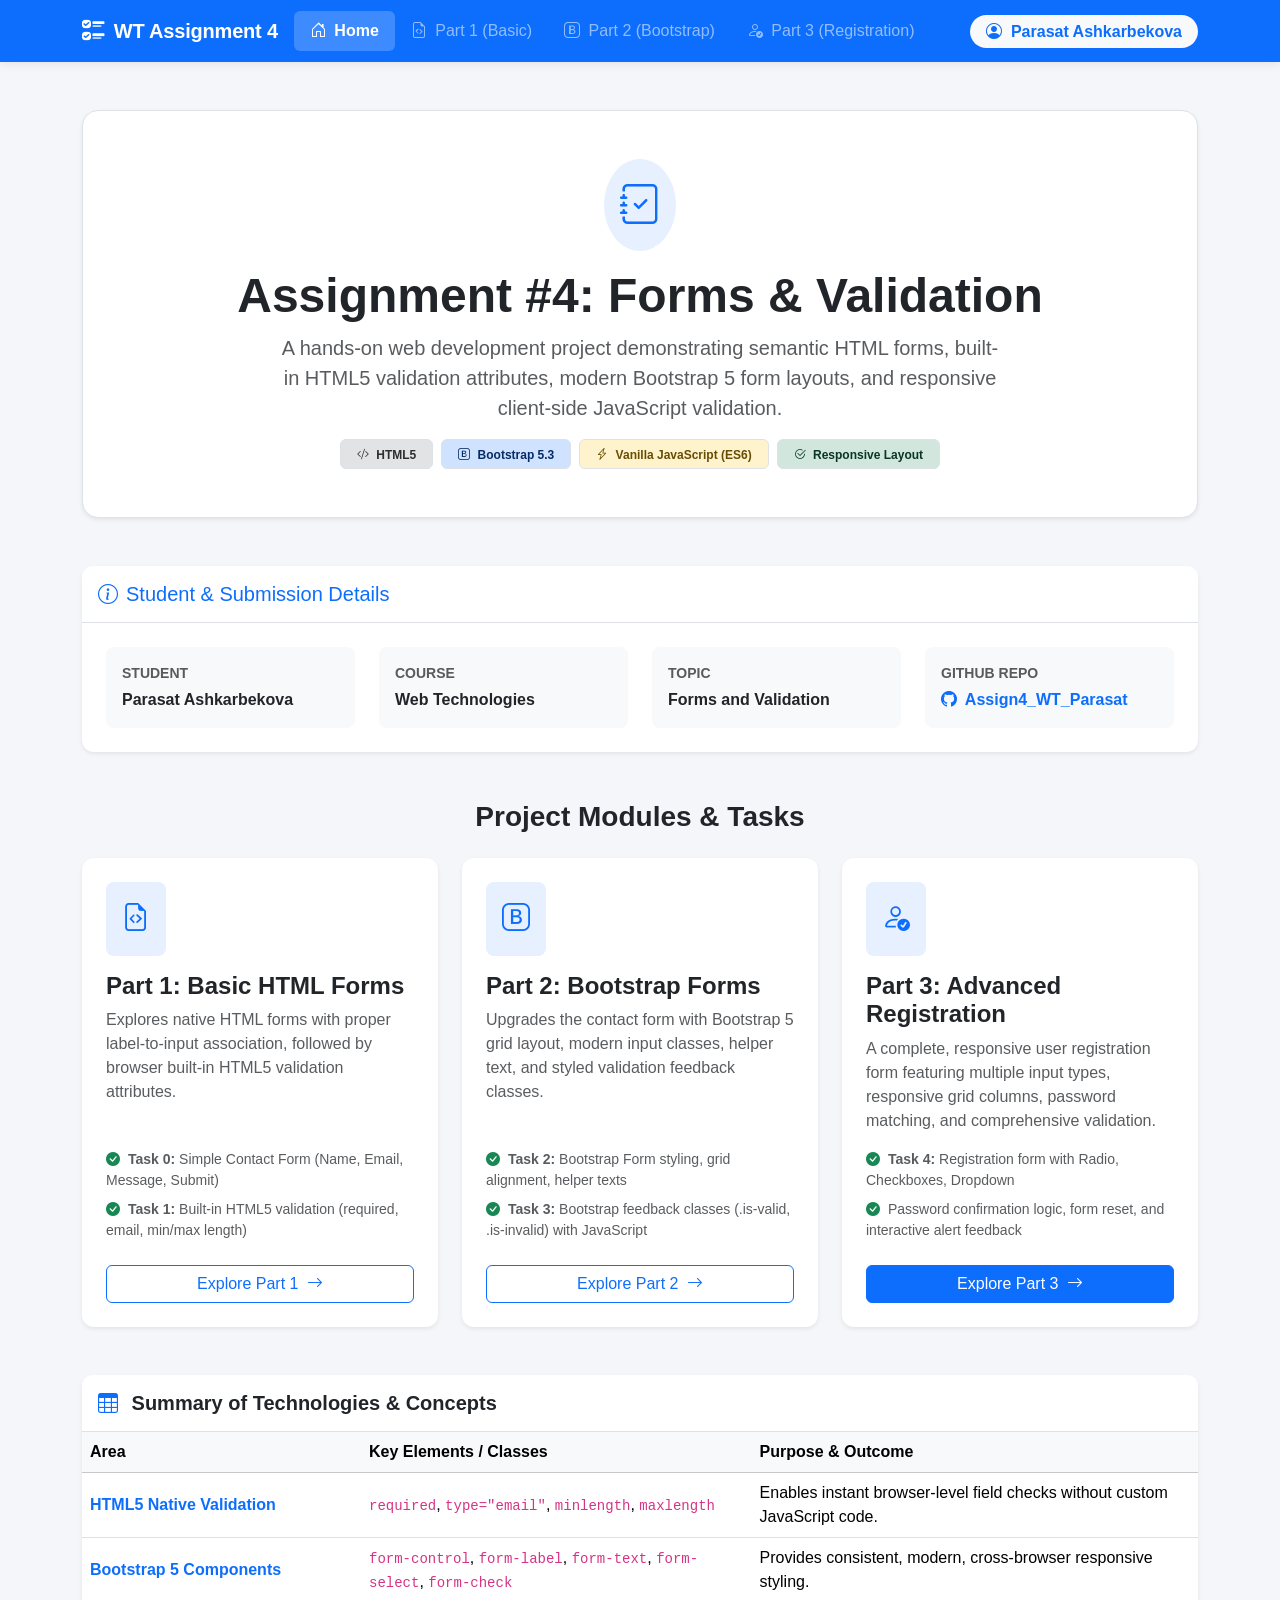
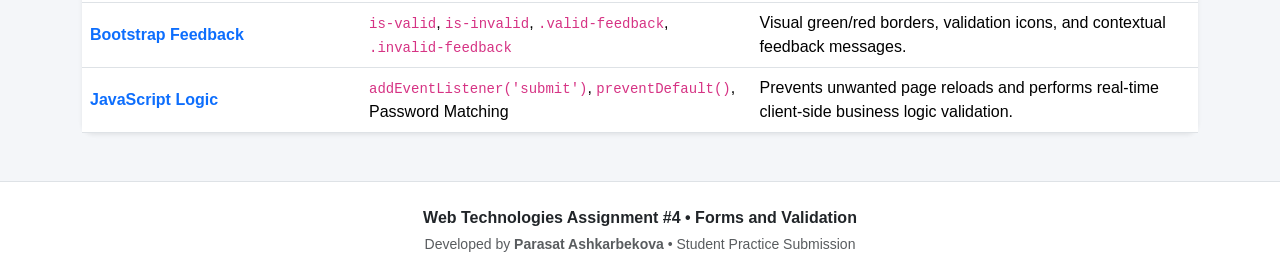
<file: index.html>
<!DOCTYPE html>
<html lang="en">
<head>
  <meta charset="UTF-8">
  <meta name="viewport" content="width=device-width, initial-scale=1.0">
  <title>Assignment 4 - Forms and Validation | Parasat Ashkarbekova</title>
  <!-- Bootstrap 5.3 CSS -->
  <link href="https://cdn.jsdelivr.net/npm/bootstrap@5.3.3/dist/css/bootstrap.min.css" rel="stylesheet">
  <!-- Bootstrap Icons -->
  <link href="https://cdn.jsdelivr.net/npm/bootstrap-icons@1.11.3/font/bootstrap-icons.min.css" rel="stylesheet">
  <!-- Custom CSS -->
  <link rel="stylesheet" href="css/style.css">
</head>
<body>

  <!-- Navigation Bar -->
  <nav class="navbar navbar-expand-lg navbar-dark bg-primary sticky-top">
    <div class="container">
      <a class="navbar-brand d-flex align-items-center gap-2" href="index.html">
        <i class="bi bi-ui-checks fs-4"></i>
        <span>WT Assignment 4</span>
      </a>
      <button class="navbar-toggler" type="button" data-bs-toggle="collapse" data-bs-target="#navbarNav" aria-controls="navbarNav" aria-expanded="false" aria-label="Toggle navigation">
        <span class="navbar-toggler-icon"></span>
      </button>
      <div class="collapse navbar-collapse" id="navbarNav">
        <ul class="navbar-nav me-auto mb-2 mb-lg-0">
          <li class="nav-item">
            <a class="nav-link active" aria-current="page" href="index.html">
              <i class="bi bi-house-door me-1"></i> Home
            </a>
          </li>
          <li class="nav-item">
            <a class="nav-link" href="part1.html">
              <i class="bi bi-file-earmark-code me-1"></i> Part 1 (Basic)
            </a>
          </li>
          <li class="nav-item">
            <a class="nav-link" href="part2.html">
              <i class="bi bi-bootstrap me-1"></i> Part 2 (Bootstrap)
            </a>
          </li>
          <li class="nav-item">
            <a class="nav-link" href="part3.html">
              <i class="bi bi-person-check me-1"></i> Part 3 (Registration)
            </a>
          </li>
        </ul>
        <div class="d-flex align-items-center">
          <span class="badge bg-light text-primary py-2 px-3 fs-6 rounded-pill">
            <i class="bi bi-person-circle me-1"></i> Parasat Ashkarbekova
          </span>
        </div>
      </div>
    </div>
  </nav>

  <!-- Main Content -->
  <main class="py-5">
    <div class="container">
      <!-- Hero Section -->
      <div class="p-5 mb-5 bg-white rounded-4 shadow-sm border text-center">
        <div class="d-inline-flex p-3 bg-primary bg-opacity-10 text-primary rounded-circle mb-3">
          <i class="bi bi-journal-check fs-1"></i>
        </div>
        <h1 class="display-5 fw-bold text-dark">Assignment #4: Forms &amp; Validation</h1>
        <p class="lead text-muted mx-auto" style="max-width: 720px;">
          A hands-on web development project demonstrating semantic HTML forms, built-in HTML5 validation attributes, modern Bootstrap 5 form layouts, and responsive client-side JavaScript validation.
        </p>
        <div class="d-flex flex-wrap justify-content-center gap-2 mt-3">
          <span class="badge bg-secondary-subtle text-secondary-emphasis border px-3 py-2">
            <i class="bi bi-code-slash me-1"></i> HTML5
          </span>
          <span class="badge bg-primary-subtle text-primary-emphasis border px-3 py-2">
            <i class="bi bi-bootstrap me-1"></i> Bootstrap 5.3
          </span>
          <span class="badge bg-warning-subtle text-warning-emphasis border px-3 py-2">
            <i class="bi bi-lightning-charge me-1"></i> Vanilla JavaScript (ES6)
          </span>
          <span class="badge bg-success-subtle text-success-emphasis border px-3 py-2">
            <i class="bi bi-check2-circle me-1"></i> Responsive Layout
          </span>
        </div>
      </div>

      <!-- Student & Project Information Card -->
      <div class="row mb-5">
        <div class="col-lg-12">
          <div class="card border-0 shadow-sm">
            <div class="card-header bg-white border-bottom py-3">
              <h5 class="card-title mb-0 text-primary d-flex align-items-center gap-2">
                <i class="bi bi-info-circle"></i> Student &amp; Submission Details
              </h5>
            </div>
            <div class="card-body p-4">
              <div class="row g-4">
                <div class="col-md-6 col-lg-3">
                  <div class="p-3 bg-light rounded-3 h-100">
                    <div class="text-muted small text-uppercase fw-semibold mb-1">Student</div>
                    <div class="fw-bold fs-6">Parasat Ashkarbekova</div>
                  </div>
                </div>
                <div class="col-md-6 col-lg-3">
                  <div class="p-3 bg-light rounded-3 h-100">
                    <div class="text-muted small text-uppercase fw-semibold mb-1">Course</div>
                    <div class="fw-bold fs-6">Web Technologies</div>
                  </div>
                </div>
                <div class="col-md-6 col-lg-3">
                  <div class="p-3 bg-light rounded-3 h-100">
                    <div class="text-muted small text-uppercase fw-semibold mb-1">Topic</div>
                    <div class="fw-bold fs-6">Forms and Validation</div>
                  </div>
                </div>
                <div class="col-md-6 col-lg-3">
                  <div class="p-3 bg-light rounded-3 h-100">
                    <div class="text-muted small text-uppercase fw-semibold mb-1">GitHub Repo</div>
                    <a href="https://github.com/ParasatAshk/Assign4_WT_Parasat" target="_blank" class="fw-bold fs-6 text-decoration-none text-primary text-truncate d-block">
                      <i class="bi bi-github me-1"></i> Assign4_WT_Parasat
                    </a>
                  </div>
                </div>
              </div>
            </div>
          </div>
        </div>
      </div>

      <!-- Parts Navigation Cards -->
      <h3 class="fw-bold mb-4 text-dark text-center">Project Modules &amp; Tasks</h3>
      <div class="row g-4 mb-5">
        <!-- Part 1 Card -->
        <div class="col-md-4">
          <div class="card h-100 card-hover border-0 shadow-sm">
            <div class="card-body p-4 d-flex flex-column">
              <div class="d-inline-flex p-3 bg-primary bg-opacity-10 text-primary rounded-3 mb-3 align-self-start">
                <i class="bi bi-file-earmark-code fs-3"></i>
              </div>
              <h4 class="card-title fw-bold">Part 1: Basic HTML Forms</h4>
              <p class="card-text text-muted flex-grow-1">
                Explores native HTML forms with proper label-to-input association, followed by browser built-in HTML5 validation attributes.
              </p>
              <ul class="list-unstyled small text-muted mb-4">
                <li class="mb-2"><i class="bi bi-check-circle-fill text-success me-2"></i><strong>Task 0:</strong> Simple Contact Form (Name, Email, Message, Submit)</li>
                <li><i class="bi bi-check-circle-fill text-success me-2"></i><strong>Task 1:</strong> Built-in HTML5 validation (required, email, min/max length)</li>
              </ul>
              <a href="part1.html" class="btn btn-outline-primary w-100 mt-auto">
                Explore Part 1 <i class="bi bi-arrow-right ms-1"></i>
              </a>
            </div>
          </div>
        </div>

        <!-- Part 2 Card -->
        <div class="col-md-4">
          <div class="card h-100 card-hover border-0 shadow-sm">
            <div class="card-body p-4 d-flex flex-column">
              <div class="d-inline-flex p-3 bg-primary bg-opacity-10 text-primary rounded-3 mb-3 align-self-start">
                <i class="bi bi-bootstrap fs-3"></i>
              </div>
              <h4 class="card-title fw-bold">Part 2: Bootstrap Forms</h4>
              <p class="card-text text-muted flex-grow-1">
                Upgrades the contact form with Bootstrap 5 grid layout, modern input classes, helper text, and styled validation feedback classes.
              </p>
              <ul class="list-unstyled small text-muted mb-4">
                <li class="mb-2"><i class="bi bi-check-circle-fill text-success me-2"></i><strong>Task 2:</strong> Bootstrap Form styling, grid alignment, helper texts</li>
                <li><i class="bi bi-check-circle-fill text-success me-2"></i><strong>Task 3:</strong> Bootstrap feedback classes (.is-valid, .is-invalid) with JavaScript</li>
              </ul>
              <a href="part2.html" class="btn btn-outline-primary w-100 mt-auto">
                Explore Part 2 <i class="bi bi-arrow-right ms-1"></i>
              </a>
            </div>
          </div>
        </div>

        <!-- Part 3 Card -->
        <div class="col-md-4">
          <div class="card h-100 card-hover border-0 shadow-sm">
            <div class="card-body p-4 d-flex flex-column">
              <div class="d-inline-flex p-3 bg-primary bg-opacity-10 text-primary rounded-3 mb-3 align-self-start">
                <i class="bi bi-person-check fs-3"></i>
              </div>
              <h4 class="card-title fw-bold">Part 3: Advanced Registration</h4>
              <p class="card-text text-muted flex-grow-1">
                A complete, responsive user registration form featuring multiple input types, responsive grid columns, password matching, and comprehensive validation.
              </p>
              <ul class="list-unstyled small text-muted mb-4">
                <li class="mb-2"><i class="bi bi-check-circle-fill text-success me-2"></i><strong>Task 4:</strong> Registration form with Radio, Checkboxes, Dropdown</li>
                <li><i class="bi bi-check-circle-fill text-success me-2"></i>Password confirmation logic, form reset, and interactive alert feedback</li>
              </ul>
              <a href="part3.html" class="btn btn-primary w-100 mt-auto">
                Explore Part 3 <i class="bi bi-arrow-right ms-1"></i>
              </a>
            </div>
          </div>
        </div>
      </div>

      <!-- Technical Overview Table -->
      <div class="card border-0 shadow-sm">
        <div class="card-header bg-white border-bottom py-3">
          <h5 class="card-title mb-0 text-dark fw-bold">
            <i class="bi bi-table text-primary me-2"></i> Summary of Technologies &amp; Concepts
          </h5>
        </div>
        <div class="card-body p-0">
          <div class="table-responsive">
            <table class="table table-hover align-middle mb-0">
              <thead class="table-light">
                <tr>
                  <th scope="col" style="width: 25%;">Area</th>
                  <th scope="col" style="width: 35%;">Key Elements / Classes</th>
                  <th scope="col" style="width: 40%;">Purpose &amp; Outcome</th>
                </tr>
              </thead>
              <tbody>
                <tr>
                  <td class="fw-semibold text-primary">HTML5 Native Validation</td>
                  <td><code>required</code>, <code>type="email"</code>, <code>minlength</code>, <code>maxlength</code></td>
                  <td>Enables instant browser-level field checks without custom JavaScript code.</td>
                </tr>
                <tr>
                  <td class="fw-semibold text-primary">Bootstrap 5 Components</td>
                  <td><code>form-control</code>, <code>form-label</code>, <code>form-text</code>, <code>form-select</code>, <code>form-check</code></td>
                  <td>Provides consistent, modern, cross-browser responsive styling.</td>
                </tr>
                <tr>
                  <td class="fw-semibold text-primary">Bootstrap Feedback</td>
                  <td><code>is-valid</code>, <code>is-invalid</code>, <code>.valid-feedback</code>, <code>.invalid-feedback</code></td>
                  <td>Visual green/red borders, validation icons, and contextual feedback messages.</td>
                </tr>
                <tr>
                  <td class="fw-semibold text-primary">JavaScript Logic</td>
                  <td><code>addEventListener('submit')</code>, <code>preventDefault()</code>, Password Matching</td>
                  <td>Prevents unwanted page reloads and performs real-time client-side business logic validation.</td>
                </tr>
              </tbody>
            </table>
          </div>
        </div>
      </div>

    </div>
  </main>

  <!-- Footer -->
  <footer class="text-center py-4 text-muted border-top bg-white">
    <div class="container">
      <p class="mb-1 fw-semibold text-dark">Web Technologies Assignment #4 &bull; Forms and Validation</p>
      <p class="mb-0 small">Developed by <strong>Parasat Ashkarbekova</strong> &bull; Student Practice Submission</p>
    </div>
  </footer>

  <!-- Bootstrap 5.3 Bundle JS -->
  <script src="https://cdn.jsdelivr.net/npm/bootstrap@5.3.3/dist/js/bootstrap.bundle.min.js"></script>
  <!-- Custom JS -->
  <script src="js/main.js"></script>
</body>
</html>
</file>
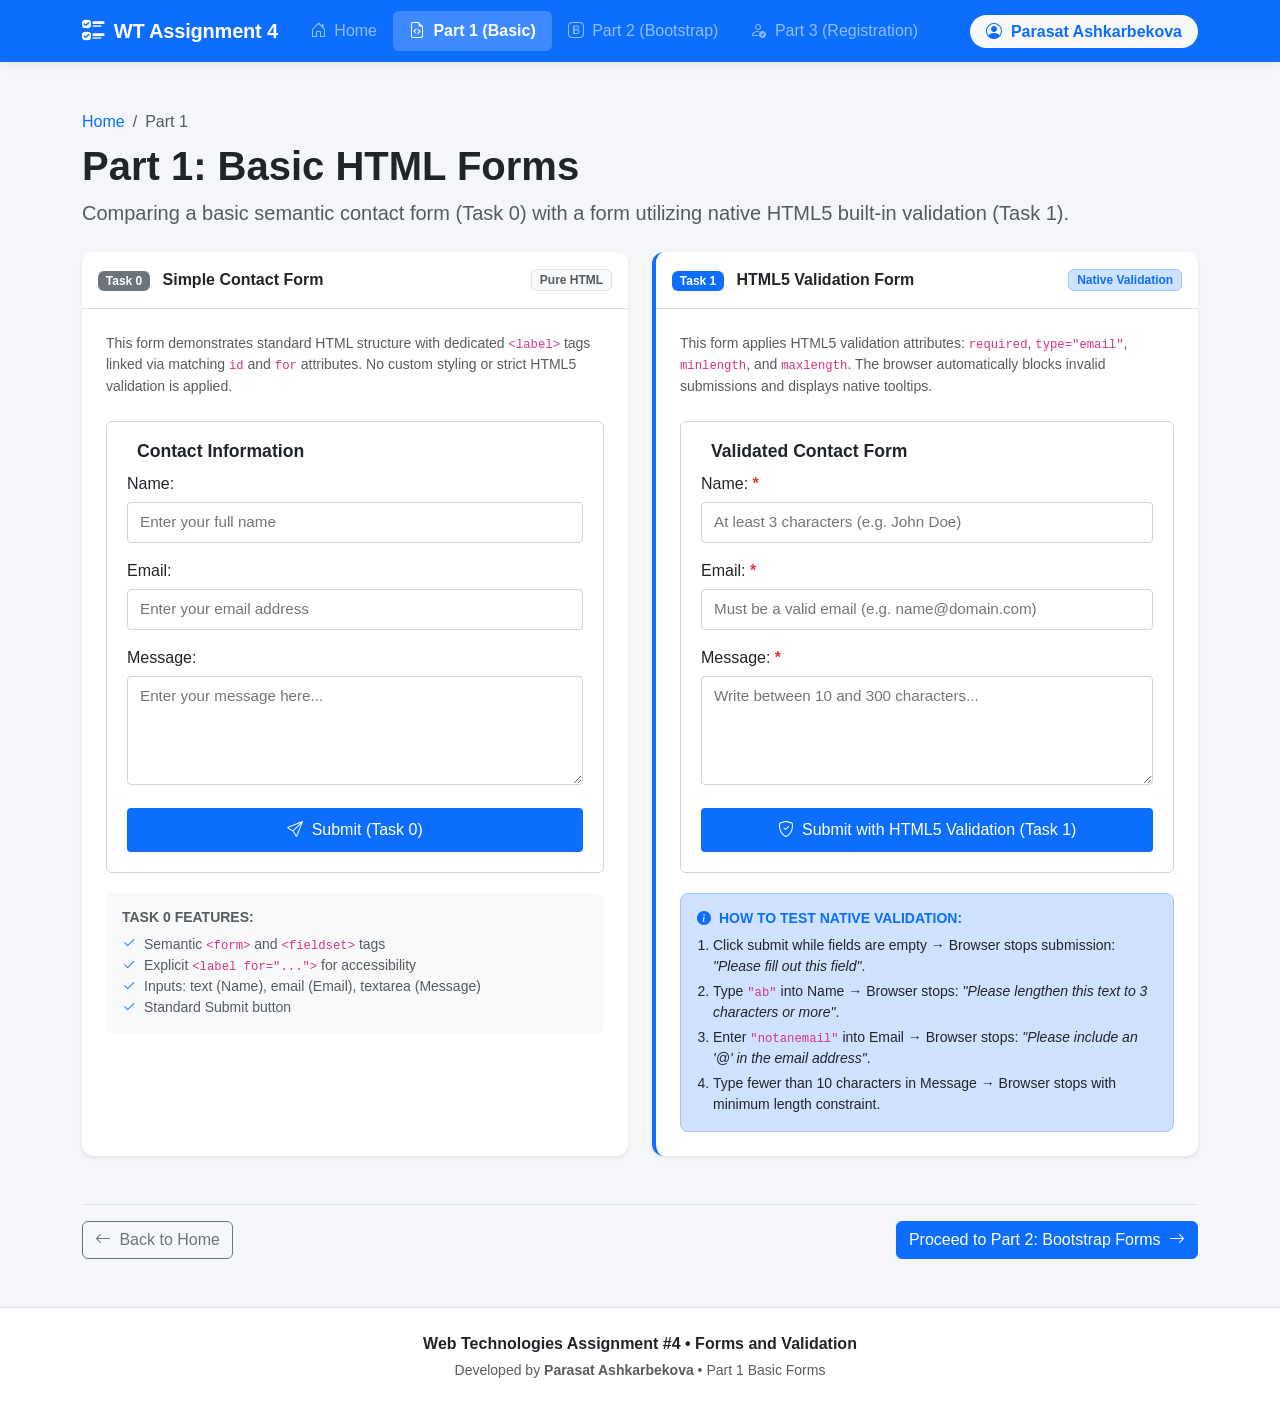
<file: part1.html>
<!DOCTYPE html>
<html lang="en">
<head>
  <meta charset="UTF-8">
  <meta name="viewport" content="width=device-width, initial-scale=1.0">
  <title>Part 1: Basic HTML Forms | Web Technologies Assignment 4</title>
  <!-- Bootstrap 5.3 CSS -->
  <link href="https://cdn.jsdelivr.net/npm/bootstrap@5.3.3/dist/css/bootstrap.min.css" rel="stylesheet">
  <!-- Bootstrap Icons -->
  <link href="https://cdn.jsdelivr.net/npm/bootstrap-icons@1.11.3/font/bootstrap-icons.min.css" rel="stylesheet">
  <!-- Custom CSS -->
  <link rel="stylesheet" href="css/style.css">
</head>
<body>

  <!-- Navigation Bar -->
  <nav class="navbar navbar-expand-lg navbar-dark bg-primary sticky-top">
    <div class="container">
      <a class="navbar-brand d-flex align-items-center gap-2" href="index.html">
        <i class="bi bi-ui-checks fs-4"></i>
        <span>WT Assignment 4</span>
      </a>
      <button class="navbar-toggler" type="button" data-bs-toggle="collapse" data-bs-target="#navbarNav" aria-controls="navbarNav" aria-expanded="false" aria-label="Toggle navigation">
        <span class="navbar-toggler-icon"></span>
      </button>
      <div class="collapse navbar-collapse" id="navbarNav">
        <ul class="navbar-nav me-auto mb-2 mb-lg-0">
          <li class="nav-item">
            <a class="nav-link" href="index.html">
              <i class="bi bi-house-door me-1"></i> Home
            </a>
          </li>
          <li class="nav-item">
            <a class="nav-link active" aria-current="page" href="part1.html">
              <i class="bi bi-file-earmark-code me-1"></i> Part 1 (Basic)
            </a>
          </li>
          <li class="nav-item">
            <a class="nav-link" href="part2.html">
              <i class="bi bi-bootstrap me-1"></i> Part 2 (Bootstrap)
            </a>
          </li>
          <li class="nav-item">
            <a class="nav-link" href="part3.html">
              <i class="bi bi-person-check me-1"></i> Part 3 (Registration)
            </a>
          </li>
        </ul>
        <div class="d-flex align-items-center">
          <span class="badge bg-light text-primary py-2 px-3 fs-6 rounded-pill">
            <i class="bi bi-person-circle me-1"></i> Parasat Ashkarbekova
          </span>
        </div>
      </div>
    </div>
  </nav>

  <!-- Main Content -->
  <main class="py-5">
    <div class="container">

      <!-- Page Header -->
      <div class="mb-4">
        <nav aria-label="breadcrumb">
          <ol class="breadcrumb mb-2">
            <li class="breadcrumb-item"><a href="index.html" class="text-decoration-none">Home</a></li>
            <li class="breadcrumb-item active" aria-current="page">Part 1</li>
          </ol>
        </nav>
        <h1 class="fw-bold text-dark">Part 1: Basic HTML Forms</h1>
        <p class="text-muted lead mb-0">
          Comparing a basic semantic contact form (Task 0) with a form utilizing native HTML5 built-in validation (Task 1).
        </p>
      </div>

      <div class="row g-4">

        <!-- ==============================================
             TASK 0: Simple Contact Form
             ============================================== -->
        <div class="col-lg-6">
          <div class="card h-100 border-0 shadow-sm">
            <div class="card-header bg-white py-3 border-bottom d-flex justify-content-between align-items-center">
              <div>
                <span class="badge bg-secondary me-2">Task 0</span>
                <span class="fw-bold text-dark">Simple Contact Form</span>
              </div>
              <span class="badge bg-light text-muted border">Pure HTML</span>
            </div>
            <div class="card-body p-4">
              <p class="text-muted small mb-4">
                This form demonstrates standard HTML structure with dedicated <code>&lt;label&gt;</code> tags linked via matching <code>id</code> and <code>for</code> attributes. No custom styling or strict HTML5 validation is applied.
              </p>

              <!-- Native Form without strict validation -->
              <form id="task0Form" class="native-form" action="#" method="post" onsubmit="event.preventDefault(); alert('Task 0 submitted successfully (no native constraints applied)!');">
                <fieldset>
                  <legend>Contact Information</legend>

                  <!-- Name field -->
                  <div class="form-group mb-3">
                    <label for="task0-name">Name:</label>
                    <input type="text" id="task0-name" name="name" placeholder="Enter your full name">
                  </div>

                  <!-- Email field -->
                  <div class="form-group mb-3">
                    <label for="task0-email">Email:</label>
                    <input type="email" id="task0-email" name="email" placeholder="Enter your email address">
                  </div>

                  <!-- Message field -->
                  <div class="form-group mb-3">
                    <label for="task0-message">Message:</label>
                    <textarea id="task0-message" name="message" rows="4" placeholder="Enter your message here..."></textarea>
                  </div>

                  <!-- Submit button -->
                  <button type="submit" class="btn btn-secondary w-100">
                    <i class="bi bi-send me-1"></i> Submit (Task 0)
                  </button>
                </fieldset>
              </form>

              <!-- Task 0 Features Checklist -->
              <div class="bg-light p-3 rounded-3 mt-3">
                <h6 class="fw-bold small text-uppercase text-muted mb-2">Task 0 Features:</h6>
                <ul class="list-unstyled small mb-0 text-muted">
                  <li><i class="bi bi-check2 text-primary me-2"></i>Semantic <code>&lt;form&gt;</code> and <code>&lt;fieldset&gt;</code> tags</li>
                  <li><i class="bi bi-check2 text-primary me-2"></i>Explicit <code>&lt;label for="..."&gt;</code> for accessibility</li>
                  <li><i class="bi bi-check2 text-primary me-2"></i>Inputs: text (Name), email (Email), textarea (Message)</li>
                  <li><i class="bi bi-check2 text-primary me-2"></i>Standard Submit button</li>
                </ul>
              </div>

            </div>
          </div>
        </div>

        <!-- ==============================================
             TASK 1: Form with HTML5 Validation
             ============================================== -->
        <div class="col-lg-6">
          <div class="card h-100 border-0 shadow-sm border-start border-primary border-4">
            <div class="card-header bg-white py-3 border-bottom d-flex justify-content-between align-items-center">
              <div>
                <span class="badge bg-primary me-2">Task 1</span>
                <span class="fw-bold text-dark">HTML5 Validation Form</span>
              </div>
              <span class="badge bg-primary-subtle text-primary border border-primary-subtle">Native Validation</span>
            </div>
            <div class="card-body p-4">
              <p class="text-muted small mb-4">
                This form applies HTML5 validation attributes: <code>required</code>, <code>type="email"</code>, <code>minlength</code>, and <code>maxlength</code>. The browser automatically blocks invalid submissions and displays native tooltips.
              </p>

              <!-- Form with HTML5 Built-in Validation -->
              <form id="task1Form" class="native-form" action="#" method="post" onsubmit="event.preventDefault(); alert('Task 1 submitted successfully! All HTML5 validation constraints passed.');">
                <fieldset>
                  <legend>Validated Contact Form</legend>

                  <!-- Name field with validation -->
                  <div class="form-group mb-3">
                    <label for="task1-name">
                      Name: <span class="required-star">*</span>
                    </label>
                    <input 
                      type="text" 
                      id="task1-name" 
                      name="name" 
                      required 
                      minlength="3" 
                      maxlength="50" 
                      placeholder="At least 3 characters (e.g. John Doe)">
                  </div>

                  <!-- Email field with validation -->
                  <div class="form-group mb-3">
                    <label for="task1-email">
                      Email: <span class="required-star">*</span>
                    </label>
                    <input 
                      type="email" 
                      id="task1-email" 
                      name="email" 
                      required 
                      placeholder="Must be a valid email (e.g. name@domain.com)">
                  </div>

                  <!-- Message field with validation -->
                  <div class="form-group mb-3">
                    <label for="task1-message">
                      Message: <span class="required-star">*</span>
                    </label>
                    <textarea 
                      id="task1-message" 
                      name="message" 
                      rows="4" 
                      required 
                      minlength="10" 
                      maxlength="300" 
                      placeholder="Write between 10 and 300 characters..."></textarea>
                  </div>

                  <!-- Submit button -->
                  <button type="submit" class="btn btn-primary w-100">
                    <i class="bi bi-shield-check me-1"></i> Submit with HTML5 Validation (Task 1)
                  </button>
                </fieldset>
              </form>

              <!-- Testing Guide -->
              <div class="bg-primary-subtle p-3 rounded-3 mt-3 border border-primary-subtle">
                <h6 class="fw-bold small text-uppercase text-primary mb-2">
                  <i class="bi bi-info-circle-fill me-1"></i> How to Test Native Validation:
                </h6>
                <ol class="small mb-0 text-dark ps-3">
                  <li class="mb-1">Click submit while fields are empty &rarr; Browser stops submission: <em>"Please fill out this field"</em>.</li>
                  <li class="mb-1">Type <code>"ab"</code> into Name &rarr; Browser stops: <em>"Please lengthen this text to 3 characters or more"</em>.</li>
                  <li class="mb-1">Enter <code>"notanemail"</code> into Email &rarr; Browser stops: <em>"Please include an '@' in the email address"</em>.</li>
                  <li>Type fewer than 10 characters in Message &rarr; Browser stops with minimum length constraint.</li>
                </ol>
              </div>

            </div>
          </div>
        </div>

      </div>

      <!-- Navigation Footer -->
      <div class="d-flex justify-content-between align-items-center mt-5 pt-3 border-top">
        <a href="index.html" class="btn btn-outline-secondary">
          <i class="bi bi-arrow-left me-1"></i> Back to Home
        </a>
        <a href="part2.html" class="btn btn-primary">
          Proceed to Part 2: Bootstrap Forms <i class="bi bi-arrow-right ms-1"></i>
        </a>
      </div>

    </div>
  </main>

  <!-- Footer -->
  <footer class="text-center py-4 text-muted border-top bg-white">
    <div class="container">
      <p class="mb-1 fw-semibold text-dark">Web Technologies Assignment #4 &bull; Forms and Validation</p>
      <p class="mb-0 small">Developed by <strong>Parasat Ashkarbekova</strong> &bull; Part 1 Basic Forms</p>
    </div>
  </footer>

  <!-- Bootstrap 5.3 Bundle JS -->
  <script src="https://cdn.jsdelivr.net/npm/bootstrap@5.3.3/dist/js/bootstrap.bundle.min.js"></script>
  <!-- Custom JS -->
  <script src="js/main.js"></script>
</body>
</html>
</file>
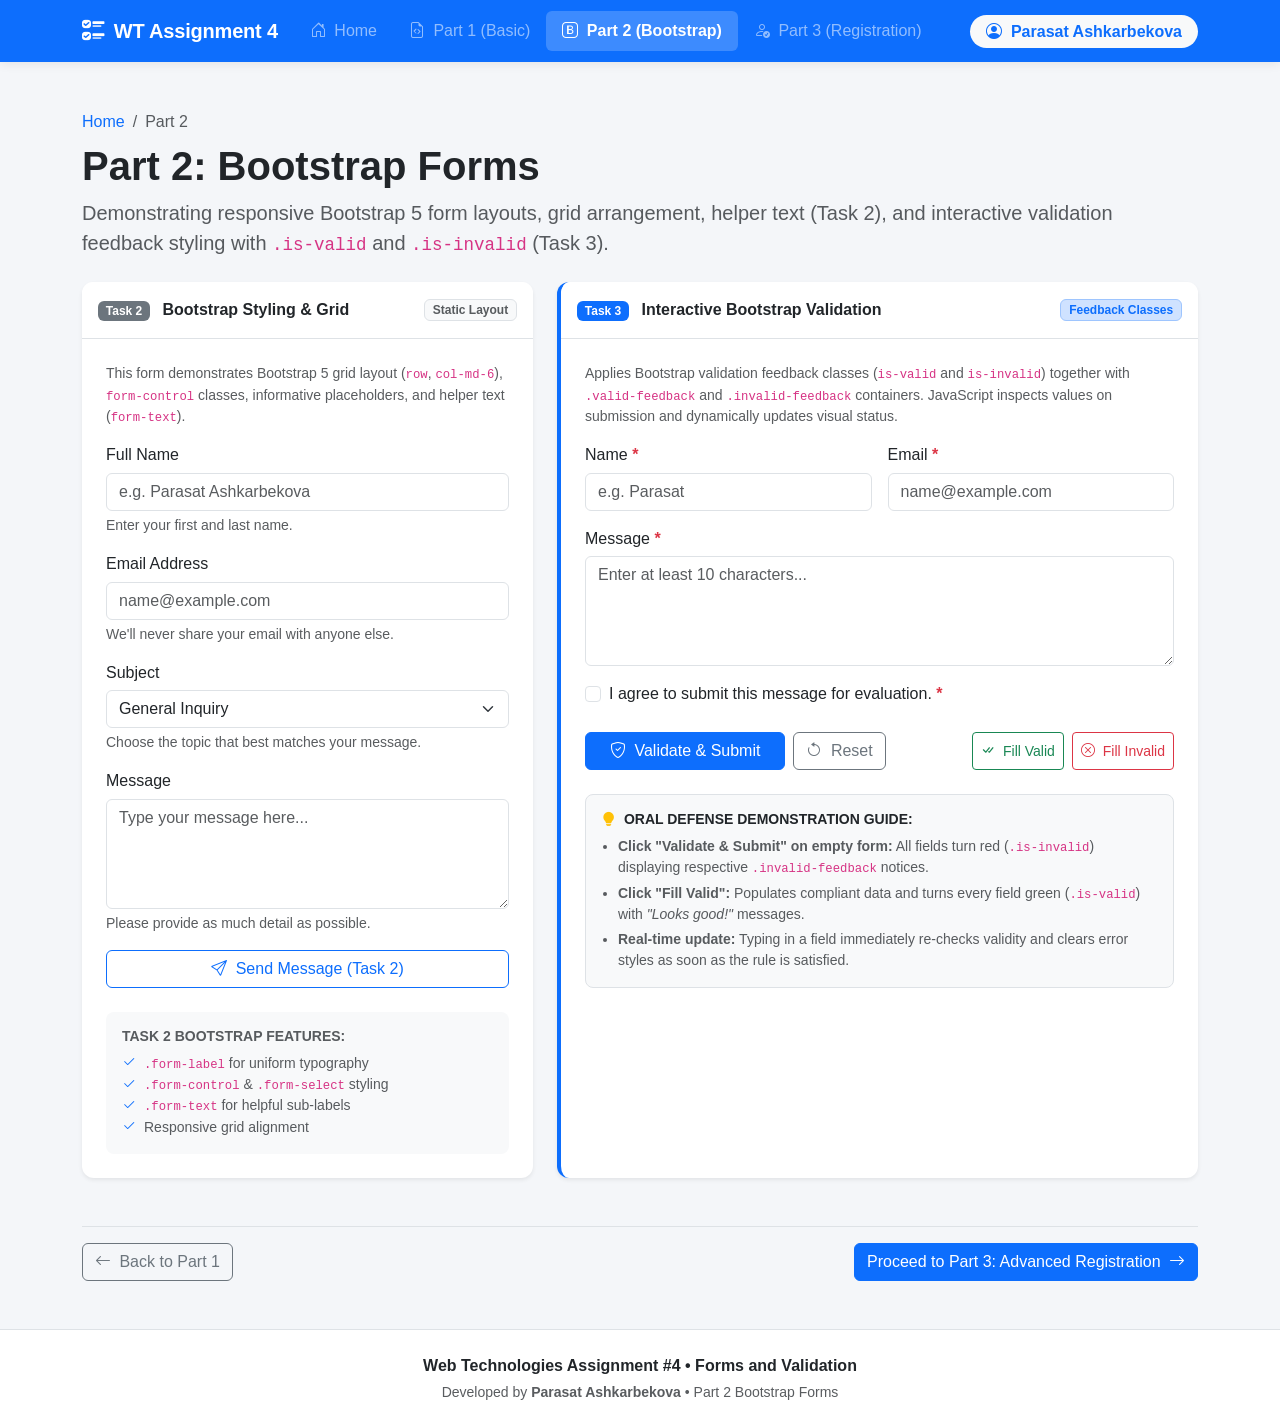
<file: part2.html>
<!DOCTYPE html>
<html lang="en">
<head>
  <meta charset="UTF-8">
  <meta name="viewport" content="width=device-width, initial-scale=1.0">
  <title>Part 2: Bootstrap Forms | Web Technologies Assignment 4</title>
  <!-- Bootstrap 5.3 CSS -->
  <link href="https://cdn.jsdelivr.net/npm/bootstrap@5.3.3/dist/css/bootstrap.min.css" rel="stylesheet">
  <!-- Bootstrap Icons -->
  <link href="https://cdn.jsdelivr.net/npm/bootstrap-icons@1.11.3/font/bootstrap-icons.min.css" rel="stylesheet">
  <!-- Custom CSS -->
  <link rel="stylesheet" href="css/style.css">
</head>
<body>

  <!-- Navigation Bar -->
  <nav class="navbar navbar-expand-lg navbar-dark bg-primary sticky-top">
    <div class="container">
      <a class="navbar-brand d-flex align-items-center gap-2" href="index.html">
        <i class="bi bi-ui-checks fs-4"></i>
        <span>WT Assignment 4</span>
      </a>
      <button class="navbar-toggler" type="button" data-bs-toggle="collapse" data-bs-target="#navbarNav" aria-controls="navbarNav" aria-expanded="false" aria-label="Toggle navigation">
        <span class="navbar-toggler-icon"></span>
      </button>
      <div class="collapse navbar-collapse" id="navbarNav">
        <ul class="navbar-nav me-auto mb-2 mb-lg-0">
          <li class="nav-item">
            <a class="nav-link" href="index.html">
              <i class="bi bi-house-door me-1"></i> Home
            </a>
          </li>
          <li class="nav-item">
            <a class="nav-link" href="part1.html">
              <i class="bi bi-file-earmark-code me-1"></i> Part 1 (Basic)
            </a>
          </li>
          <li class="nav-item">
            <a class="nav-link active" aria-current="page" href="part2.html">
              <i class="bi bi-bootstrap me-1"></i> Part 2 (Bootstrap)
            </a>
          </li>
          <li class="nav-item">
            <a class="nav-link" href="part3.html">
              <i class="bi bi-person-check me-1"></i> Part 3 (Registration)
            </a>
          </li>
        </ul>
        <div class="d-flex align-items-center">
          <span class="badge bg-light text-primary py-2 px-3 fs-6 rounded-pill">
            <i class="bi bi-person-circle me-1"></i> Parasat Ashkarbekova
          </span>
        </div>
      </div>
    </div>
  </nav>

  <!-- Main Content -->
  <main class="py-5">
    <div class="container">

      <!-- Page Header -->
      <div class="mb-4">
        <nav aria-label="breadcrumb">
          <ol class="breadcrumb mb-2">
            <li class="breadcrumb-item"><a href="index.html" class="text-decoration-none">Home</a></li>
            <li class="breadcrumb-item active" aria-current="page">Part 2</li>
          </ol>
        </nav>
        <h1 class="fw-bold text-dark">Part 2: Bootstrap Forms</h1>
        <p class="text-muted lead mb-0">
          Demonstrating responsive Bootstrap 5 form layouts, grid arrangement, helper text (Task 2), and interactive validation feedback styling with <code>.is-valid</code> and <code>.is-invalid</code> (Task 3).
        </p>
      </div>

      <div class="row g-4">

        <!-- ==============================================
             TASK 2: Bootstrap Form Styling & Grid
             ============================================== -->
        <div class="col-lg-5">
          <div class="card h-100 border-0 shadow-sm">
            <div class="card-header bg-white py-3 border-bottom d-flex justify-content-between align-items-center">
              <div>
                <span class="badge bg-secondary me-2">Task 2</span>
                <span class="fw-bold text-dark">Bootstrap Styling &amp; Grid</span>
              </div>
              <span class="badge bg-light text-muted border">Static Layout</span>
            </div>
            <div class="card-body p-4">
              <p class="text-muted small mb-3">
                This form demonstrates Bootstrap 5 grid layout (<code>row</code>, <code>col-md-6</code>), <code>form-control</code> classes, informative placeholders, and helper text (<code>form-text</code>).
              </p>

              <form id="task2StaticForm" onsubmit="event.preventDefault(); alert('Task 2 styling demo: Form submitted.');">
                <!-- Name and Email Row in Grid -->
                <div class="row g-3 mb-3">
                  <div class="col-12">
                    <label for="task2Name" class="form-label">Full Name</label>
                    <input type="text" class="form-control" id="task2Name" placeholder="e.g. Parasat Ashkarbekova">
                    <div class="form-text">Enter your first and last name.</div>
                  </div>
                  <div class="col-12">
                    <label for="task2Email" class="form-label">Email Address</label>
                    <input type="email" class="form-control" id="task2Email" placeholder="name@example.com">
                    <div class="form-text">We'll never share your email with anyone else.</div>
                  </div>
                </div>

                <!-- Subject Select -->
                <div class="mb-3">
                  <label for="task2Subject" class="form-label">Subject</label>
                  <select class="form-select" id="task2Subject">
                    <option selected>General Inquiry</option>
                    <option value="1">Assignment Feedback</option>
                    <option value="2">Technical Support</option>
                  </select>
                  <div class="form-text">Choose the topic that best matches your message.</div>
                </div>

                <!-- Message -->
                <div class="mb-3">
                  <label for="task2Message" class="form-label">Message</label>
                  <textarea class="form-control" id="task2Message" rows="4" placeholder="Type your message here..."></textarea>
                  <div class="form-text">Please provide as much detail as possible.</div>
                </div>

                <!-- Submit Button -->
                <button type="submit" class="btn btn-outline-primary w-100">
                  <i class="bi bi-send me-1"></i> Send Message (Task 2)
                </button>
              </form>

              <!-- Features Summary -->
              <div class="bg-light p-3 rounded-3 mt-4">
                <h6 class="fw-bold small text-uppercase text-muted mb-2">Task 2 Bootstrap Features:</h6>
                <ul class="list-unstyled small mb-0 text-muted">
                  <li><i class="bi bi-check2 text-primary me-2"></i><code>.form-label</code> for uniform typography</li>
                  <li><i class="bi bi-check2 text-primary me-2"></i><code>.form-control</code> &amp; <code>.form-select</code> styling</li>
                  <li><i class="bi bi-check2 text-primary me-2"></i><code>.form-text</code> for helpful sub-labels</li>
                  <li><i class="bi bi-check2 text-primary me-2"></i>Responsive grid alignment</li>
                </ul>
              </div>

            </div>
          </div>
        </div>

        <!-- ==============================================
             TASK 3: Bootstrap Validation Styles (is-valid / is-invalid)
             ============================================== -->
        <div class="col-lg-7">
          <div class="card h-100 border-0 shadow-sm border-start border-primary border-4">
            <div class="card-header bg-white py-3 border-bottom d-flex justify-content-between align-items-center">
              <div>
                <span class="badge bg-primary me-2">Task 3</span>
                <span class="fw-bold text-dark">Interactive Bootstrap Validation</span>
              </div>
              <span class="badge bg-primary-subtle text-primary border border-primary-subtle">Feedback Classes</span>
            </div>
            <div class="card-body p-4">
              <p class="text-muted small mb-3">
                Applies Bootstrap validation feedback classes (<code>is-valid</code> and <code>is-invalid</code>) together with <code>.valid-feedback</code> and <code>.invalid-feedback</code> containers. JavaScript inspects values on submission and dynamically updates visual status.
              </p>

              <!-- Dynamic Alert Status Banner -->
              <div id="part2Alert" class="alert d-none mb-3" role="alert"></div>

              <!-- Interactive Form -->
              <form id="task3Form" novalidate>
                <div class="row g-3">
                  <!-- Name Input -->
                  <div class="col-md-6">
                    <label for="task3Name" class="form-label">
                      Name <span class="required-star">*</span>
                    </label>
                    <input 
                      type="text" 
                      class="form-control" 
                      id="task3Name" 
                      placeholder="e.g. Parasat" 
                      required>
                    <div class="valid-feedback">
                      <i class="bi bi-check-circle me-1"></i> Looks good!
                    </div>
                    <div class="invalid-feedback">
                      <i class="bi bi-exclamation-circle me-1"></i> Name is required (min 3 letters).
                    </div>
                  </div>

                  <!-- Email Input -->
                  <div class="col-md-6">
                    <label for="task3Email" class="form-label">
                      Email <span class="required-star">*</span>
                    </label>
                    <input 
                      type="email" 
                      class="form-control" 
                      id="task3Email" 
                      placeholder="name@example.com" 
                      required>
                    <div class="valid-feedback">
                      <i class="bi bi-check-circle me-1"></i> Looks good!
                    </div>
                    <div class="invalid-feedback">
                      <i class="bi bi-exclamation-circle me-1"></i> Please provide a valid email (e.g., student@domain.com).
                    </div>
                  </div>

                  <!-- Message Input -->
                  <div class="col-12">
                    <label for="task3Message" class="form-label">
                      Message <span class="required-star">*</span>
                    </label>
                    <textarea 
                      class="form-control" 
                      id="task3Message" 
                      rows="4" 
                      placeholder="Enter at least 10 characters..." 
                      required></textarea>
                    <div class="valid-feedback">
                      <i class="bi bi-check-circle me-1"></i> Looks good!
                    </div>
                    <div class="invalid-feedback">
                      <i class="bi bi-exclamation-circle me-1"></i> Message must be at least 10 characters long.
                    </div>
                  </div>

                  <!-- Terms and conditions checkbox -->
                  <div class="col-12">
                    <div class="form-check">
                      <input class="form-check-input" type="checkbox" id="task3Terms" required>
                      <label class="form-check-label" for="task3Terms">
                        I agree to submit this message for evaluation. <span class="required-star">*</span>
                      </label>
                      <div class="valid-feedback">
                        <i class="bi bi-check-circle me-1"></i> Terms accepted.
                      </div>
                      <div class="invalid-feedback">
                        <i class="bi bi-exclamation-circle me-1"></i> You must agree before submitting.
                      </div>
                    </div>
                  </div>

                  <!-- Form Buttons -->
                  <div class="col-12 d-flex flex-wrap gap-2 pt-2">
                    <button type="submit" class="btn btn-primary px-4">
                      <i class="bi bi-shield-check me-1"></i> Validate &amp; Submit
                    </button>
                    <button type="button" id="task3ResetBtn" class="btn btn-outline-secondary">
                      <i class="bi bi-arrow-counterclockwise me-1"></i> Reset
                    </button>
                    <button type="button" id="task3DemoValidBtn" class="btn btn-sm btn-outline-success ms-auto">
                      <i class="bi bi-check-all me-1"></i> Fill Valid
                    </button>
                    <button type="button" id="task3DemoInvalidBtn" class="btn btn-sm btn-outline-danger">
                      <i class="bi bi-x-circle me-1"></i> Fill Invalid
                    </button>
                  </div>
                </div>
              </form>

              <!-- Defense Quick Testing Guide -->
              <div class="bg-light p-3 rounded-3 mt-4 border">
                <h6 class="fw-bold small text-uppercase text-dark mb-2">
                  <i class="bi bi-lightbulb-fill text-warning me-1"></i> Oral Defense Demonstration Guide:
                </h6>
                <ul class="small mb-0 text-muted ps-3">
                  <li class="mb-1"><strong>Click "Validate &amp; Submit" on empty form:</strong> All fields turn red (<code>.is-invalid</code>) displaying respective <code>.invalid-feedback</code> notices.</li>
                  <li class="mb-1"><strong>Click "Fill Valid":</strong> Populates compliant data and turns every field green (<code>.is-valid</code>) with <em>"Looks good!"</em> messages.</li>
                  <li><strong>Real-time update:</strong> Typing in a field immediately re-checks validity and clears error styles as soon as the rule is satisfied.</li>
                </ul>
              </div>

            </div>
          </div>
        </div>

      </div>

      <!-- Navigation Footer -->
      <div class="d-flex justify-content-between align-items-center mt-5 pt-3 border-top">
        <a href="part1.html" class="btn btn-outline-secondary">
          <i class="bi bi-arrow-left me-1"></i> Back to Part 1
        </a>
        <a href="part3.html" class="btn btn-primary">
          Proceed to Part 3: Advanced Registration <i class="bi bi-arrow-right ms-1"></i>
        </a>
      </div>

    </div>
  </main>

  <!-- Footer -->
  <footer class="text-center py-4 text-muted border-top bg-white">
    <div class="container">
      <p class="mb-1 fw-semibold text-dark">Web Technologies Assignment #4 &bull; Forms and Validation</p>
      <p class="mb-0 small">Developed by <strong>Parasat Ashkarbekova</strong> &bull; Part 2 Bootstrap Forms</p>
    </div>
  </footer>

  <!-- Bootstrap 5.3 Bundle JS -->
  <script src="https://cdn.jsdelivr.net/npm/bootstrap@5.3.3/dist/js/bootstrap.bundle.min.js"></script>
  <!-- Custom JS -->
  <script src="js/main.js"></script>
</body>
</html>
</file>
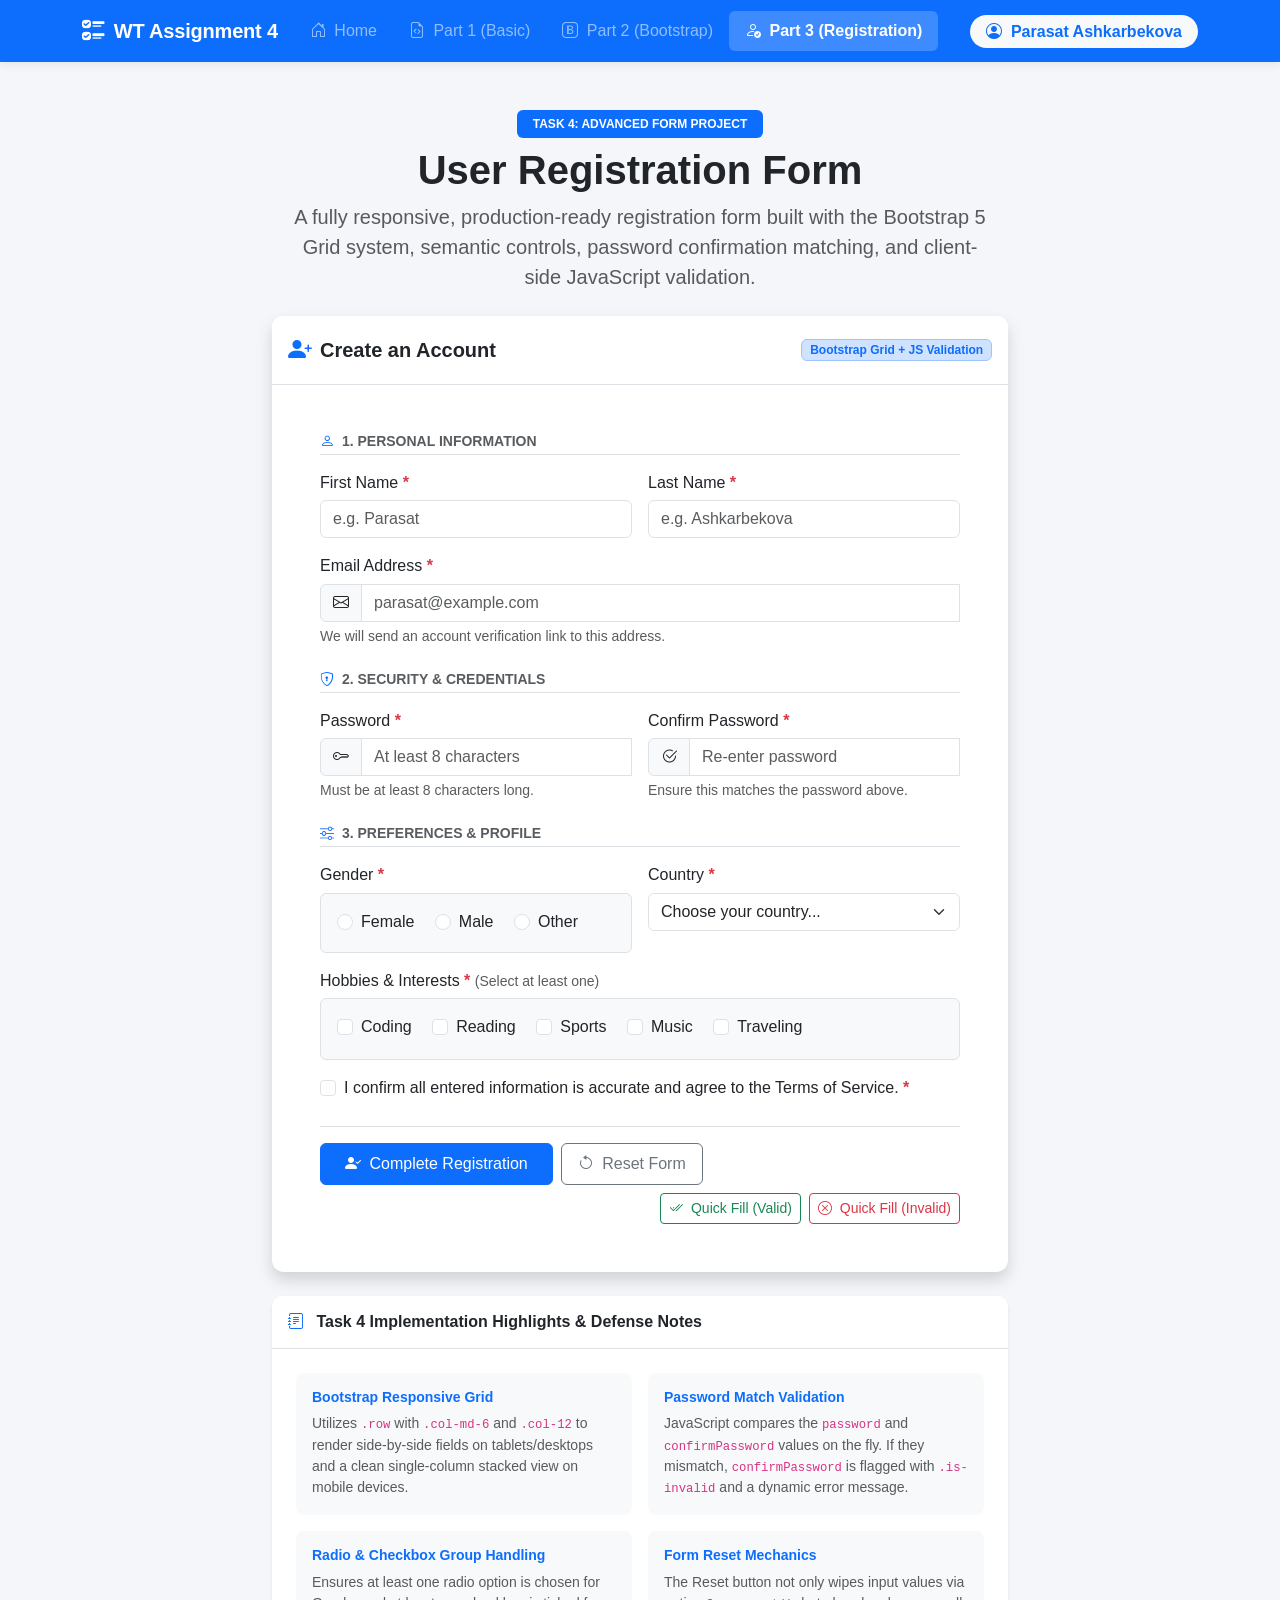
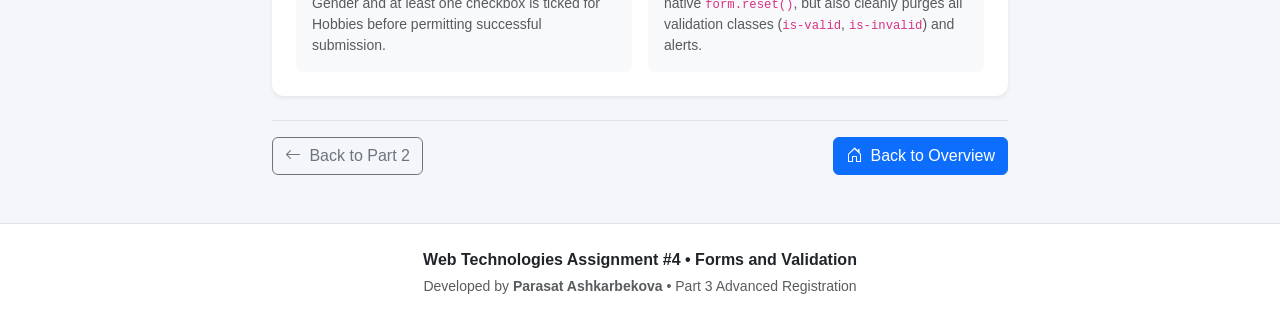
<file: part3.html>
<!DOCTYPE html>
<html lang="en">
<head>
  <meta charset="UTF-8">
  <meta name="viewport" content="width=device-width, initial-scale=1.0">
  <title>Part 3: Advanced Registration Form | Web Technologies Assignment 4</title>
  <!-- Bootstrap 5.3 CSS -->
  <link href="https://cdn.jsdelivr.net/npm/bootstrap@5.3.3/dist/css/bootstrap.min.css" rel="stylesheet">
  <!-- Bootstrap Icons -->
  <link href="https://cdn.jsdelivr.net/npm/bootstrap-icons@1.11.3/font/bootstrap-icons.min.css" rel="stylesheet">
  <!-- Custom CSS -->
  <link rel="stylesheet" href="css/style.css">
</head>
<body>

  <!-- Navigation Bar -->
  <nav class="navbar navbar-expand-lg navbar-dark bg-primary sticky-top">
    <div class="container">
      <a class="navbar-brand d-flex align-items-center gap-2" href="index.html">
        <i class="bi bi-ui-checks fs-4"></i>
        <span>WT Assignment 4</span>
      </a>
      <button class="navbar-toggler" type="button" data-bs-toggle="collapse" data-bs-target="#navbarNav" aria-controls="navbarNav" aria-expanded="false" aria-label="Toggle navigation">
        <span class="navbar-toggler-icon"></span>
      </button>
      <div class="collapse navbar-collapse" id="navbarNav">
        <ul class="navbar-nav me-auto mb-2 mb-lg-0">
          <li class="nav-item">
            <a class="nav-link" href="index.html">
              <i class="bi bi-house-door me-1"></i> Home
            </a>
          </li>
          <li class="nav-item">
            <a class="nav-link" href="part1.html">
              <i class="bi bi-file-earmark-code me-1"></i> Part 1 (Basic)
            </a>
          </li>
          <li class="nav-item">
            <a class="nav-link" href="part2.html">
              <i class="bi bi-bootstrap me-1"></i> Part 2 (Bootstrap)
            </a>
          </li>
          <li class="nav-item">
            <a class="nav-link active" aria-current="page" href="part3.html">
              <i class="bi bi-person-check me-1"></i> Part 3 (Registration)
            </a>
          </li>
        </ul>
        <div class="d-flex align-items-center">
          <span class="badge bg-light text-primary py-2 px-3 fs-6 rounded-pill">
            <i class="bi bi-person-circle me-1"></i> Parasat Ashkarbekova
          </span>
        </div>
      </div>
    </div>
  </nav>

  <!-- Main Content -->
  <main class="py-5">
    <div class="container">

      <!-- Page Header -->
      <div class="mb-4 text-center">
        <span class="badge bg-primary px-3 py-2 text-uppercase mb-2">Task 4: Advanced Form Project</span>
        <h1 class="fw-bold text-dark">User Registration Form</h1>
        <p class="text-muted lead mx-auto" style="max-width: 700px;">
          A fully responsive, production-ready registration form built with the Bootstrap 5 Grid system, semantic controls, password confirmation matching, and client-side JavaScript validation.
        </p>
      </div>

      <div class="row justify-content-center">
        <div class="col-lg-9 col-xl-8">

          <!-- Registration Card -->
          <div class="card border-0 shadow">
            <div class="card-header bg-white py-3 border-bottom d-flex justify-content-between align-items-center">
              <div class="d-flex align-items-center gap-2">
                <i class="bi bi-person-plus-fill text-primary fs-4"></i>
                <h5 class="card-title mb-0 fw-bold">Create an Account</h5>
              </div>
              <span class="badge bg-primary-subtle text-primary border border-primary-subtle">
                Bootstrap Grid + JS Validation
              </span>
            </div>

            <div class="card-body p-4 p-md-5">

              <!-- Dynamic Alert Status Banner -->
              <div id="regAlert" class="alert d-none mb-4" role="alert"></div>

              <!-- Registration Form -->
              <form id="registrationForm" novalidate>
                
                <!-- Section 1: Personal Details (2 Columns on Desktop, 1 on Mobile) -->
                <h6 class="text-uppercase text-muted fw-bold small mb-3 pb-1 border-bottom">
                  <i class="bi bi-person me-1 text-primary"></i> 1. Personal Information
                </h6>
                <div class="row g-3 mb-4">
                  <!-- First Name -->
                  <div class="col-md-6">
                    <label for="regFirstName" class="form-label">
                      First Name <span class="required-star">*</span>
                    </label>
                    <input 
                      type="text" 
                      class="form-control" 
                      id="regFirstName" 
                      placeholder="e.g. Parasat" 
                      required 
                      minlength="2">
                    <div class="valid-feedback">
                      <i class="bi bi-check-circle me-1"></i> Looks good!
                    </div>
                    <div class="invalid-feedback">
                      <i class="bi bi-exclamation-circle me-1"></i> First name is required (min 2 characters).
                    </div>
                  </div>

                  <!-- Last Name -->
                  <div class="col-md-6">
                    <label for="regLastName" class="form-label">
                      Last Name <span class="required-star">*</span>
                    </label>
                    <input 
                      type="text" 
                      class="form-control" 
                      id="regLastName" 
                      placeholder="e.g. Ashkarbekova" 
                      required 
                      minlength="2">
                    <div class="valid-feedback">
                      <i class="bi bi-check-circle me-1"></i> Looks good!
                    </div>
                    <div class="invalid-feedback">
                      <i class="bi bi-exclamation-circle me-1"></i> Last name is required (min 2 characters).
                    </div>
                  </div>

                  <!-- Email Address (Full Width in Grid) -->
                  <div class="col-12">
                    <label for="regEmail" class="form-label">
                      Email Address <span class="required-star">*</span>
                    </label>
                    <div class="input-group has-validation">
                      <span class="input-group-text"><i class="bi bi-envelope"></i></span>
                      <input 
                        type="email" 
                        class="form-control" 
                        id="regEmail" 
                        placeholder="parasat@example.com" 
                        required>
                      <div class="valid-feedback">
                        <i class="bi bi-check-circle me-1"></i> Valid email format!
                      </div>
                      <div class="invalid-feedback">
                        <i class="bi bi-exclamation-circle me-1"></i> Please enter a valid email address (e.g., user@domain.com).
                      </div>
                    </div>
                    <div class="form-text">We will send an account verification link to this address.</div>
                  </div>
                </div>

                <!-- Section 2: Security (Password & Confirm Password) -->
                <h6 class="text-uppercase text-muted fw-bold small mb-3 pb-1 border-bottom">
                  <i class="bi bi-shield-lock me-1 text-primary"></i> 2. Security &amp; Credentials
                </h6>
                <div class="row g-3 mb-4">
                  <!-- Password -->
                  <div class="col-md-6">
                    <label for="regPassword" class="form-label">
                      Password <span class="required-star">*</span>
                    </label>
                    <div class="input-group has-validation">
                      <span class="input-group-text"><i class="bi bi-key"></i></span>
                      <input 
                        type="password" 
                        class="form-control" 
                        id="regPassword" 
                        placeholder="At least 8 characters" 
                        required 
                        minlength="8">
                      <div class="valid-feedback">
                        <i class="bi bi-check-circle me-1"></i> Strong password!
                      </div>
                      <div class="invalid-feedback">
                        <i class="bi bi-exclamation-circle me-1"></i> Password must be at least 8 characters.
                      </div>
                    </div>
                    <div class="form-text">Must be at least 8 characters long.</div>
                  </div>

                  <!-- Confirm Password -->
                  <div class="col-md-6">
                    <label for="regConfirmPassword" class="form-label">
                      Confirm Password <span class="required-star">*</span>
                    </label>
                    <div class="input-group has-validation">
                      <span class="input-group-text"><i class="bi bi-check2-circle"></i></span>
                      <input 
                        type="password" 
                        class="form-control" 
                        id="regConfirmPassword" 
                        placeholder="Re-enter password" 
                        required>
                      <div class="valid-feedback">
                        <i class="bi bi-check-circle me-1"></i> Passwords match!
                      </div>
                      <div id="confirmPasswordFeedback" class="invalid-feedback">
                        <i class="bi bi-exclamation-circle me-1"></i> Passwords do not match.
                      </div>
                    </div>
                    <div class="form-text">Ensure this matches the password above.</div>
                  </div>
                </div>

                <!-- Section 3: Profile Options (Gender, Country, Hobbies) -->
                <h6 class="text-uppercase text-muted fw-bold small mb-3 pb-1 border-bottom">
                  <i class="bi bi-sliders me-1 text-primary"></i> 3. Preferences &amp; Profile
                </h6>
                <div class="row g-3 mb-4">

                  <!-- Gender (Radio Buttons) -->
                  <div class="col-md-6">
                    <label class="form-label d-block">
                      Gender <span class="required-star">*</span>
                    </label>
                    <div class="p-3 bg-light rounded border">
                      <div class="form-check form-check-inline">
                        <input class="form-check-input" type="radio" name="gender" id="genderFemale" value="Female" required>
                        <label class="form-check-label" for="genderFemale">Female</label>
                      </div>
                      <div class="form-check form-check-inline">
                        <input class="form-check-input" type="radio" name="gender" id="genderMale" value="Male" required>
                        <label class="form-check-label" for="genderMale">Male</label>
                      </div>
                      <div class="form-check form-check-inline">
                        <input class="form-check-input" type="radio" name="gender" id="genderOther" value="Other" required>
                        <label class="form-check-label" for="genderOther">Other</label>
                      </div>
                      <div id="genderFeedbackValid" class="valid-feedback d-none text-success small mt-1">
                        <i class="bi bi-check-circle me-1"></i> Gender selected.
                      </div>
                      <div id="genderFeedbackInvalid" class="invalid-feedback d-none text-danger small mt-1">
                        <i class="bi bi-exclamation-circle me-1"></i> Please select your gender.
                      </div>
                    </div>
                  </div>

                  <!-- Country (Dropdown Select) -->
                  <div class="col-md-6">
                    <label for="regCountry" class="form-label">
                      Country <span class="required-star">*</span>
                    </label>
                    <select class="form-select" id="regCountry" required>
                      <option value="" selected disabled>Choose your country...</option>
                      <option value="Kazakhstan">Kazakhstan</option>
                      <option value="United States">United States</option>
                      <option value="United Kingdom">United Kingdom</option>
                      <option value="Germany">Germany</option>
                      <option value="France">France</option>
                      <option value="Canada">Canada</option>
                      <option value="Australia">Australia</option>
                      <option value="Japan">Japan</option>
                      <option value="Other">Other</option>
                    </select>
                    <div class="valid-feedback">
                      <i class="bi bi-check-circle me-1"></i> Country selected!
                    </div>
                    <div class="invalid-feedback">
                      <i class="bi bi-exclamation-circle me-1"></i> Please select a valid country.
                    </div>
                  </div>

                  <!-- Hobbies (Checkboxes) -->
                  <div class="col-12">
                    <label class="form-label d-block">
                      Hobbies &amp; Interests <span class="required-star">*</span>
                      <span class="text-muted fw-normal small">(Select at least one)</span>
                    </label>
                    <div class="p-3 bg-light rounded border">
                      <div class="form-check form-check-inline mb-1">
                        <input class="form-check-input hobby-checkbox" type="checkbox" id="hobbyCoding" value="Coding">
                        <label class="form-check-label" for="hobbyCoding">Coding</label>
                      </div>
                      <div class="form-check form-check-inline mb-1">
                        <input class="form-check-input hobby-checkbox" type="checkbox" id="hobbyReading" value="Reading">
                        <label class="form-check-label" for="hobbyReading">Reading</label>
                      </div>
                      <div class="form-check form-check-inline mb-1">
                        <input class="form-check-input hobby-checkbox" type="checkbox" id="hobbySports" value="Sports">
                        <label class="form-check-label" for="hobbySports">Sports</label>
                      </div>
                      <div class="form-check form-check-inline mb-1">
                        <input class="form-check-input hobby-checkbox" type="checkbox" id="hobbyMusic" value="Music">
                        <label class="form-check-label" for="hobbyMusic">Music</label>
                      </div>
                      <div class="form-check form-check-inline mb-1">
                        <input class="form-check-input hobby-checkbox" type="checkbox" id="hobbyTraveling" value="Traveling">
                        <label class="form-check-label" for="hobbyTraveling">Traveling</label>
                      </div>
                      <div id="hobbiesFeedbackValid" class="valid-feedback d-none text-success small mt-1">
                        <i class="bi bi-check-circle me-1"></i> Hobbies selected.
                      </div>
                      <div id="hobbiesFeedbackInvalid" class="invalid-feedback d-none text-danger small mt-1">
                        <i class="bi bi-exclamation-circle me-1"></i> Please select at least one hobby.
                      </div>
                    </div>
                  </div>

                  <!-- Terms Agreement Checkbox -->
                  <div class="col-12">
                    <div class="form-check">
                      <input class="form-check-input" type="checkbox" id="regTerms" required>
                      <label class="form-check-label" for="regTerms">
                        I confirm all entered information is accurate and agree to the Terms of Service. <span class="required-star">*</span>
                      </label>
                      <div class="valid-feedback">
                        <i class="bi bi-check-circle me-1"></i> Terms accepted.
                      </div>
                      <div class="invalid-feedback">
                        <i class="bi bi-exclamation-circle me-1"></i> You must agree to the terms to complete registration.
                      </div>
                    </div>
                  </div>

                </div>

                <!-- Form Action Buttons -->
                <div class="d-flex flex-wrap align-items-center gap-2 pt-3 border-top">
                  <button type="submit" class="btn btn-primary px-4 py-2">
                    <i class="bi bi-person-check-fill me-1"></i> Complete Registration
                  </button>
                  <button type="button" id="regResetBtn" class="btn btn-outline-secondary px-3 py-2">
                    <i class="bi bi-arrow-counterclockwise me-1"></i> Reset Form
                  </button>
                  
                  <div class="ms-auto d-flex gap-2">
                    <button type="button" id="regDemoValidBtn" class="btn btn-sm btn-outline-success">
                      <i class="bi bi-check2-all me-1"></i> Quick Fill (Valid)
                    </button>
                    <button type="button" id="regDemoInvalidBtn" class="btn btn-sm btn-outline-danger">
                      <i class="bi bi-x-circle me-1"></i> Quick Fill (Invalid)
                    </button>
                  </div>
                </div>

              </form>

            </div>
          </div>

          <!-- Feature Documentation & Oral Defense Talking Points -->
          <div class="card border-0 shadow-sm mt-4">
            <div class="card-header bg-white py-3 border-bottom">
              <h6 class="fw-bold text-dark mb-0">
                <i class="bi bi-journal-text text-primary me-2"></i> Task 4 Implementation Highlights &amp; Defense Notes
              </h6>
            </div>
            <div class="card-body p-4">
              <div class="row g-3">
                <div class="col-md-6">
                  <div class="p-3 bg-light rounded-3 h-100">
                    <h6 class="fw-bold small text-primary mb-2">Bootstrap Responsive Grid</h6>
                    <p class="small text-muted mb-0">
                      Utilizes <code>.row</code> with <code>.col-md-6</code> and <code>.col-12</code> to render side-by-side fields on tablets/desktops and a clean single-column stacked view on mobile devices.
                    </p>
                  </div>
                </div>
                <div class="col-md-6">
                  <div class="p-3 bg-light rounded-3 h-100">
                    <h6 class="fw-bold small text-primary mb-2">Password Match Validation</h6>
                    <p class="small text-muted mb-0">
                      JavaScript compares the <code>password</code> and <code>confirmPassword</code> values on the fly. If they mismatch, <code>confirmPassword</code> is flagged with <code>.is-invalid</code> and a dynamic error message.
                    </p>
                  </div>
                </div>
                <div class="col-md-6">
                  <div class="p-3 bg-light rounded-3 h-100">
                    <h6 class="fw-bold small text-primary mb-2">Radio &amp; Checkbox Group Handling</h6>
                    <p class="small text-muted mb-0">
                      Ensures at least one radio option is chosen for Gender and at least one checkbox is ticked for Hobbies before permitting successful submission.
                    </p>
                  </div>
                </div>
                <div class="col-md-6">
                  <div class="p-3 bg-light rounded-3 h-100">
                    <h6 class="fw-bold small text-primary mb-2">Form Reset Mechanics</h6>
                    <p class="small text-muted mb-0">
                      The Reset button not only wipes input values via native <code>form.reset()</code>, but also cleanly purges all validation classes (<code>is-valid</code>, <code>is-invalid</code>) and alerts.
                    </p>
                  </div>
                </div>
              </div>
            </div>
          </div>

          <!-- Navigation Footer -->
          <div class="d-flex justify-content-between align-items-center mt-4 pt-3 border-top">
            <a href="part2.html" class="btn btn-outline-secondary">
              <i class="bi bi-arrow-left me-1"></i> Back to Part 2
            </a>
            <a href="index.html" class="btn btn-primary">
              <i class="bi bi-house-door me-1"></i> Back to Overview
            </a>
          </div>

        </div>
      </div>

    </div>
  </main>

  <!-- Footer -->
  <footer class="text-center py-4 text-muted border-top bg-white">
    <div class="container">
      <p class="mb-1 fw-semibold text-dark">Web Technologies Assignment #4 &bull; Forms and Validation</p>
      <p class="mb-0 small">Developed by <strong>Parasat Ashkarbekova</strong> &bull; Part 3 Advanced Registration</p>
    </div>
  </footer>

  <!-- Bootstrap 5.3 Bundle JS -->
  <script src="https://cdn.jsdelivr.net/npm/bootstrap@5.3.3/dist/js/bootstrap.bundle.min.js"></script>
  <!-- Custom JS -->
  <script src="js/main.js"></script>
</body>
</html>
</file>
<file: css/style.css>
/* Custom Styles for Web Technologies Assignment 4 */
:root {
  --primary-color: #0d6efd;
  --primary-hover: #0b5ed7;
  --secondary-bg: #f8f9fa;
  --card-border: #e9ecef;
  --card-shadow: 0 4px 12px rgba(0, 0, 0, 0.05);
  --card-hover-shadow: 0 8px 24px rgba(0, 0, 0, 0.1);
}

body {
  font-family: -apple-system, BlinkMacSystemFont, "Segoe UI", Roboto, "Helvetica Neue", Arial, sans-serif;
  background-color: #f4f6f9;
  color: #333333;
  min-height: 100vh;
  display: flex;
  flex-direction: column;
}

main {
  flex: 1 0 auto;
}

/* Navbar polish */
.navbar {
  box-shadow: 0 2px 10px rgba(0, 0, 0, 0.08);
}

.navbar-brand {
  font-weight: 600;
  letter-spacing: -0.2px;
}

.nav-link {
  font-weight: 500;
  padding: 0.5rem 1rem !important;
  border-radius: 6px;
  transition: all 0.2s ease-in-out;
}

.nav-link:hover {
  background-color: rgba(255, 255, 255, 0.1);
}

.nav-link.active {
  background-color: rgba(255, 255, 255, 0.2);
  font-weight: 600;
}

/* Cards */
.card {
  border: 1px solid var(--card-border);
  border-radius: 12px;
  box-shadow: var(--card-shadow);
  transition: transform 0.2s ease, box-shadow 0.2s ease;
}

.card-hover:hover {
  transform: translateY(-3px);
  box-shadow: var(--card-hover-shadow);
}

.card-header {
  border-top-left-radius: 11px !important;
  border-top-right-radius: 11px !important;
  font-weight: 600;
}

/* Forms polish */
.form-label {
  font-weight: 500;
  margin-bottom: 0.35rem;
  color: #212529;
}

.form-control:focus,
.form-select:focus {
  border-color: #86b7fe;
  box-shadow: 0 0 0 0.25rem rgba(13, 110, 253, 0.15);
}

.required-star {
  color: #dc3545;
  font-weight: bold;
}

/* Raw / Native Form styling for Part 1 comparison */
.native-form-container {
  background: #ffffff;
  padding: 24px;
  border-radius: 8px;
  border: 1px solid #dee2e6;
}

.native-form fieldset {
  border: 1px solid #ced4da;
  padding: 16px 20px 20px;
  border-radius: 6px;
  margin-bottom: 20px;
}

.native-form legend {
  font-size: 1.1rem;
  font-weight: 600;
  padding: 0 10px;
  width: auto;
}

.native-form .form-group {
  margin-bottom: 16px;
}

.native-form label {
  display: block;
  font-weight: 500;
  margin-bottom: 6px;
}

.native-form input[type="text"],
.native-form input[type="email"],
.native-form textarea {
  width: 100%;
  padding: 8px 12px;
  border: 1px solid #ced4da;
  border-radius: 4px;
  font-size: 0.95rem;
}

.native-form textarea {
  resize: vertical;
}

.native-form button[type="submit"] {
  background-color: #0d6efd;
  color: #ffffff;
  border: none;
  padding: 10px 20px;
  font-size: 1rem;
  border-radius: 4px;
  cursor: pointer;
  transition: background-color 0.2s ease;
}

.native-form button[type="submit"]:hover {
  background-color: #0b5ed7;
}

/* Badge styling */
.badge-tech {
  background-color: #e9ecef;
  color: #495057;
  font-weight: 500;
  font-size: 0.85rem;
  padding: 6px 10px;
  border-radius: 6px;
}

/* Footer */
footer {
  background-color: #ffffff;
  border-top: 1px solid #e9ecef;
  padding: 1.5rem 0;
  margin-top: auto;
}
</file>
